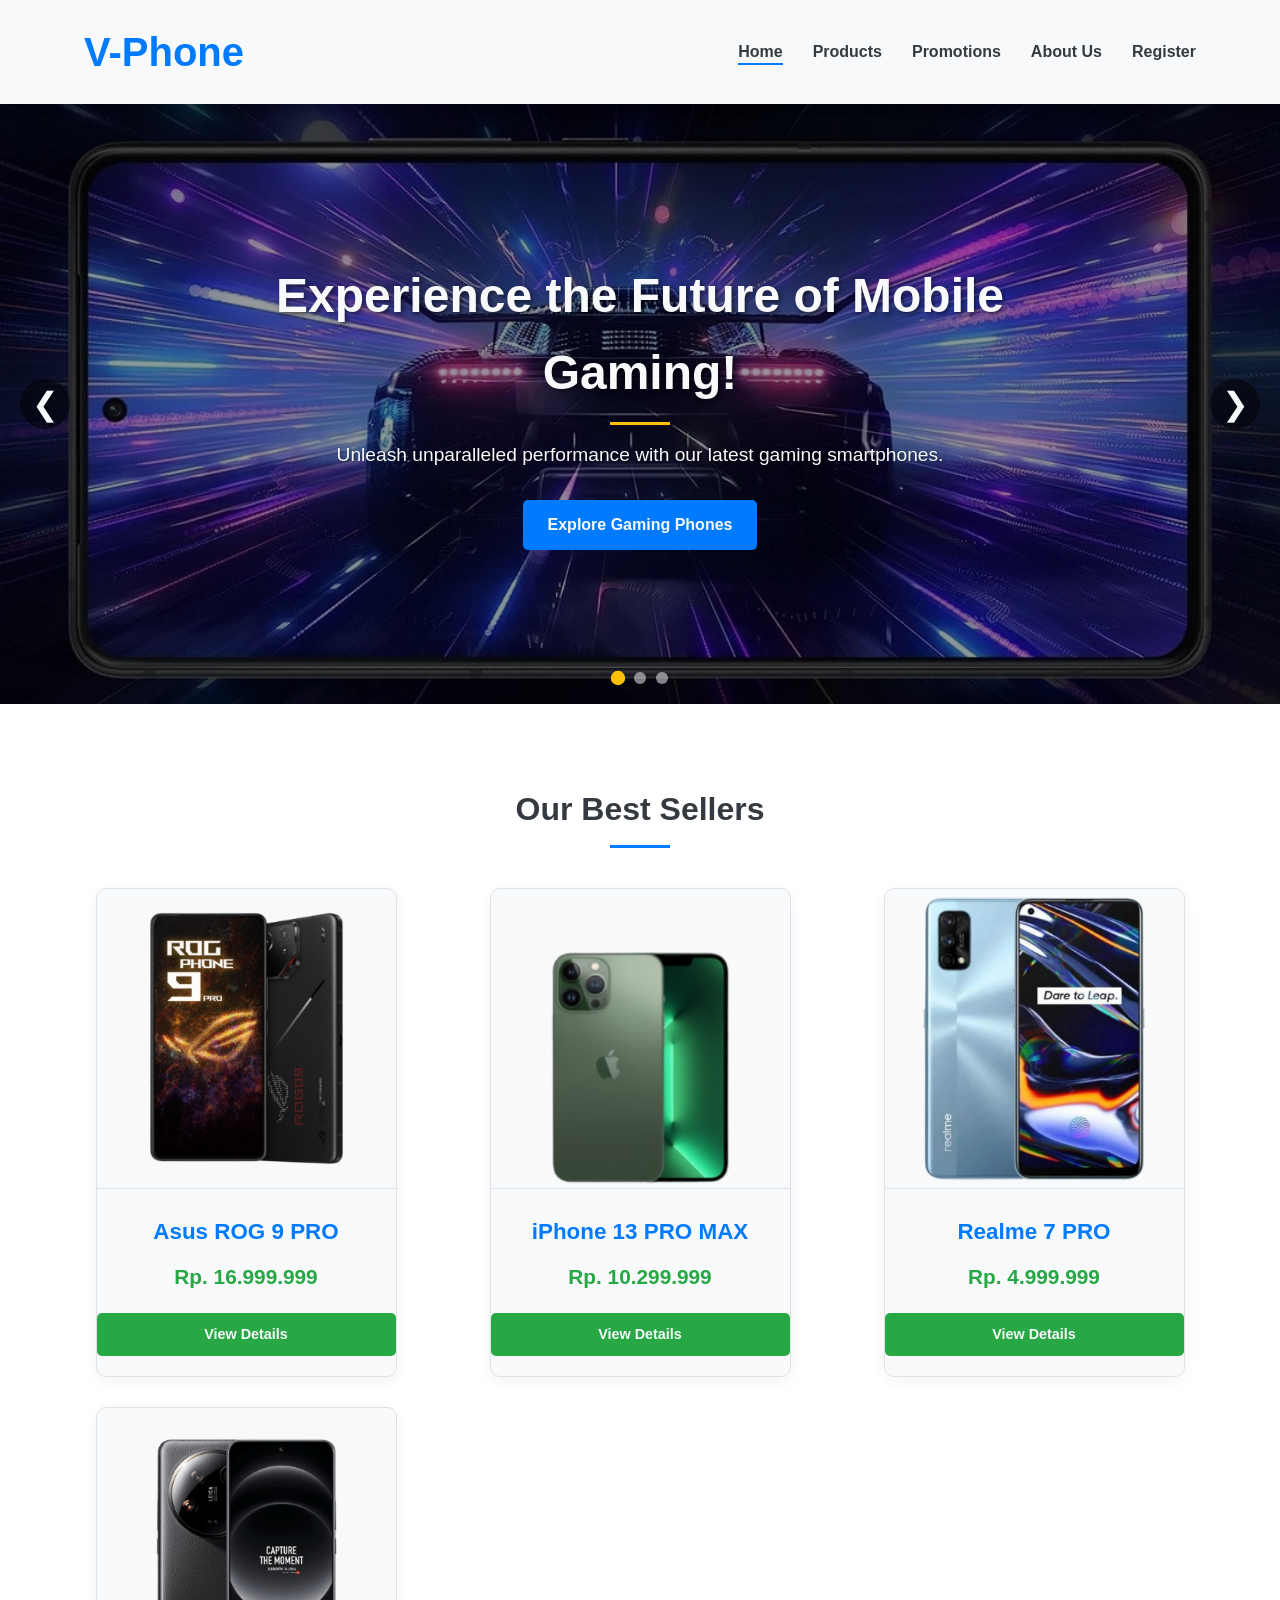
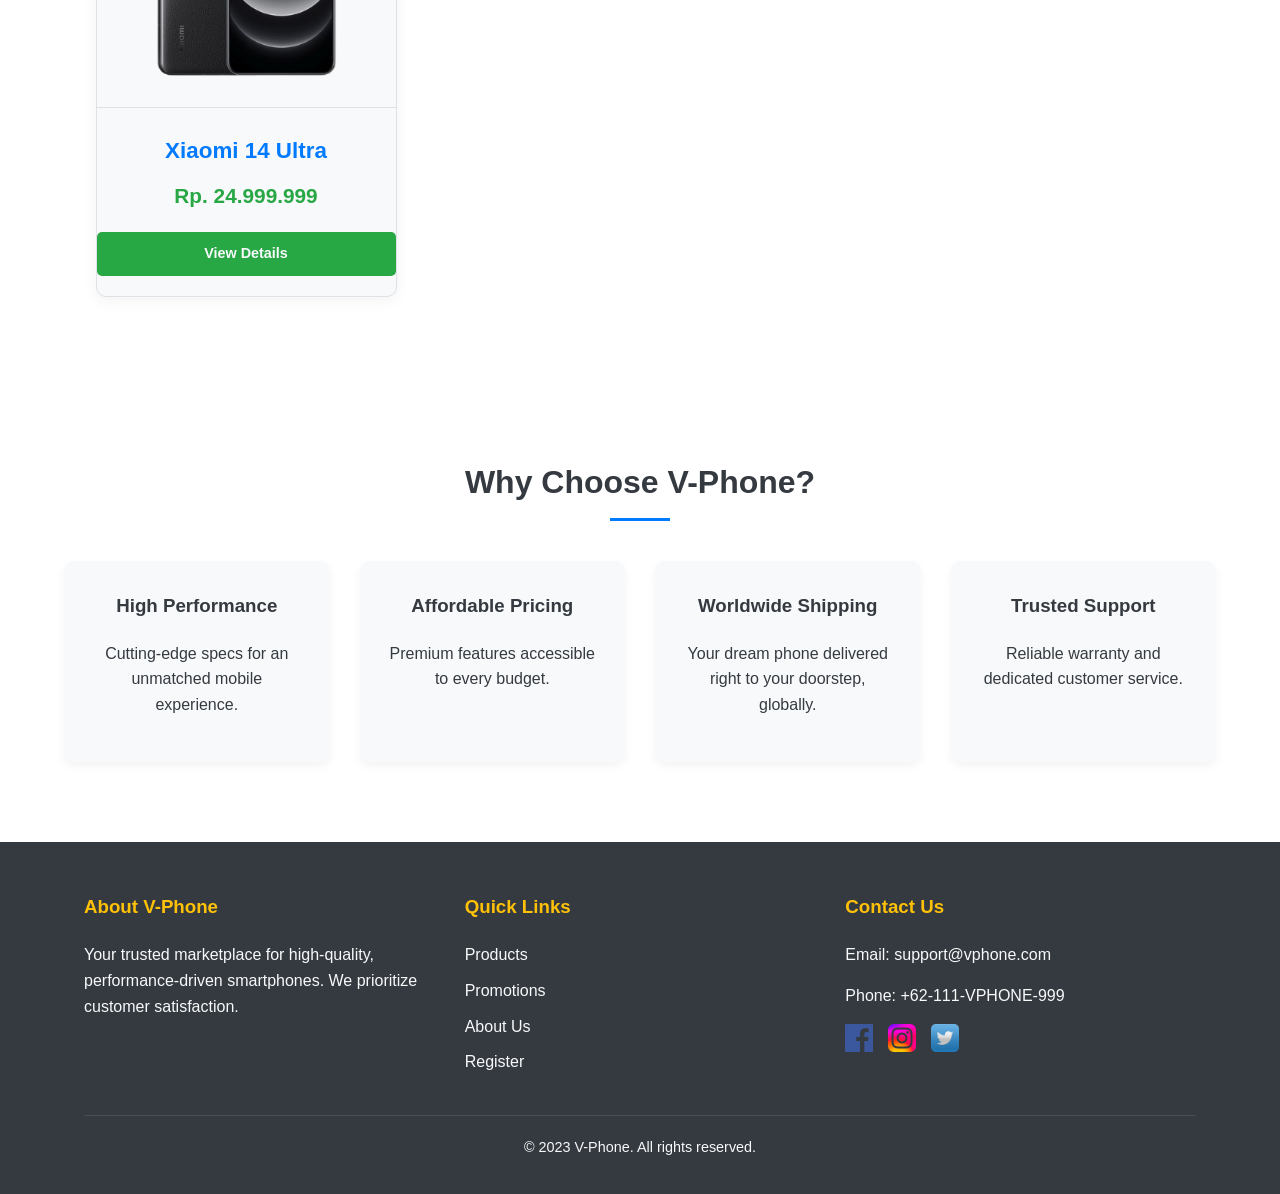
<file: index.html>
<!DOCTYPE html>
<html lang="en">
<head>
    <meta charset="UTF-8">
    <meta name="viewport" content="width=device-width, initial-scale=1.0">
    <title>V-Phone - Your Ultimate Smartphone Destination</title>
    <link rel="stylesheet" href="css/style.css">
</head>
<body>
    <header>
        <div class="container">
            <div class="logo">
                <h1>V-Phone</h1>
            </div>
            <nav>
                <ul>
                    <li><a href="index.html" class="active">Home</a></li>
                    <li><a href="products.html">Products</a></li>
                    <li><a href="promotions.html">Promotions</a></li>
                    <li><a href="about-us.html">About Us</a></li>
                    <li><a href="register.html">Register</a></li>
                </ul>
            </nav>
        </div>
    </header>

    <main>
        <section id="hero-slider" class="slider-container">
            <div class="slider-track">
                <div class="slider-slide">
                    <img src="images/hero-slider-1.jpg" alt="V-Phone promotion for new devices">
                    <div class="slider-caption">
                        <h2>Experience the Future of Mobile Gaming!</h2>
                        <p>Unleash unparalleled performance with our latest gaming smartphones.</p>
                        <a href="products.html?category=gaming" class="btn-primary">Explore Gaming Phones</a>
                    </div>
                </div>
                <div class="slider-slide">
                    <img src="images/hero-slider-2.jpg" alt="Stunning photography with V-Phone cameras">
                    <div class="slider-caption">
                        <h2>Capture Every Moment in Breathtaking Detail.</h2>
                        <p>Revolutionize your photography with V-Phone's camera powerhouses.</p>
                        <a href="products.html?category=camera" class="btn-primary">Discover Camera Phones</a>
                    </div>
                </div>
                <div class="slider-slide">
                    <img src="images/hero-slider-3.jpg" alt="Affordable smartphones for everyone">
                    <div class="slider-caption">
                        <h2>Premium Quality, Unbeatable Prices.</h2>
                        <p>Get the best value without compromising on performance.</p>
                        <a href="products.html?category=budget" class="btn-primary">Shop Budget Phones</a>
                    </div>
                </div>
            </div>
            <button class="slider-nav prev" aria-label="Previous slide">&#10094;</button>
            <button class="slider-nav next" aria-label="Next slide">&#10095;</button>
            <div class="slider-dots"></div>
        </section>

        <section id="bestsellers" class="container section-padding">
            <h2>Our Best Sellers</h2>
            <div class="product-grid">
                <div class="product-card">
                    <img src="images/rog-phone-9-pro.jpg" alt="Asus ROG 9 PRO">
                    <h3>Asus ROG 9 PRO</h3>
                    <p class="price">Rp. 16.999.999</p>
                    <a href="products.html" class="btn-secondary">View Details</a>
                </div>
                <div class="product-card">
                    <img src="images/iphone-13-pro-max.jpg" alt="iPhone 13 PRO MAX">
                    <h3>iPhone 13 PRO MAX</h3>
                    <p class="price">Rp. 10.299.999</p>
                    <a href="products.html" class="btn-secondary">View Details</a>
                </div>
                <div class="product-card">
                    <img src="images/realme-7-pro.jpg" alt="Realme 7 PRO">
                    <h3>Realme 7 PRO</h3>
                    <p class="price">Rp. 4.999.999</p>
                    <a href="products.html" class="btn-secondary">View Details</a>
                </div>
                 <div class="product-card">
                    <img src="images/xiaomi-14-ultra.jpg" alt="Xiaomi 14 Ultra">
                    <h3>Xiaomi 14 Ultra</h3>
                    <p class="price">Rp. 24.999.999</p>
                    <a href="products.html" class="btn-secondary">View Details</a>
                </div>
            </div>
        </section>

        <section id="why-vphone" class="container section-padding text-center">
            <h2>Why Choose V-Phone?</h2>
            <div class="features-grid">
                <div class="feature-item">
                    <h3>High Performance</h3>
                    <p>Cutting-edge specs for an unmatched mobile experience.</p>
                </div>
                <div class="feature-item">
                    <h3>Affordable Pricing</h3>
                    <p>Premium features accessible to every budget.</p>
                </div>
                <div class="feature-item">
                    <h3>Worldwide Shipping</h3>
                    <p>Your dream phone delivered right to your doorstep, globally.</p>
                </div>
                <div class="feature-item">
                    <h3>Trusted Support</h3>
                    <p>Reliable warranty and dedicated customer service.</p>
                </div>
            </div>
        </section>
    </main>

    <footer>
        <div class="container">
            <div class="footer-content">
                <div class="footer-section about">
                    <h3>About V-Phone</h3>
                    <p>Your trusted marketplace for high-quality, performance-driven smartphones. We prioritize customer satisfaction.</p>
                </div>
                <div class="footer-section links">
                    <h3>Quick Links</h3>
                    <ul>
                        <li><a href="products.html">Products</a></li>
                        <li><a href="promotions.html">Promotions</a></li>
                        <li><a href="about-us.html">About Us</a></li>
                        <li><a href="register.html">Register</a></li>
                    </ul>
                </div>
                <div class="footer-section contact">
                    <h3>Contact Us</h3>
                    <p>Email: support@vphone.com</p>
                    <p>Phone: +62-111-VPHONE-999</p>
                    <div class="social-icons">
                        <a href="#"><img src="images/facebook-icon.png" alt="Facebook"></a>
                        <a href="#"><img src="images/instagram-icon.png" alt="Instagram"></a>
                        <a href="#"><img src="images/twitter-icon.png" alt="Twitter"></a>
                    </div>
                </div>
            </div>
            <div class="footer-bottom">
                <p>&copy; 2023 V-Phone. All rights reserved.</p>
            </div>
        </div>
    </footer>

    <script src="js/script.js"></script>
</body>
</html>
</file>
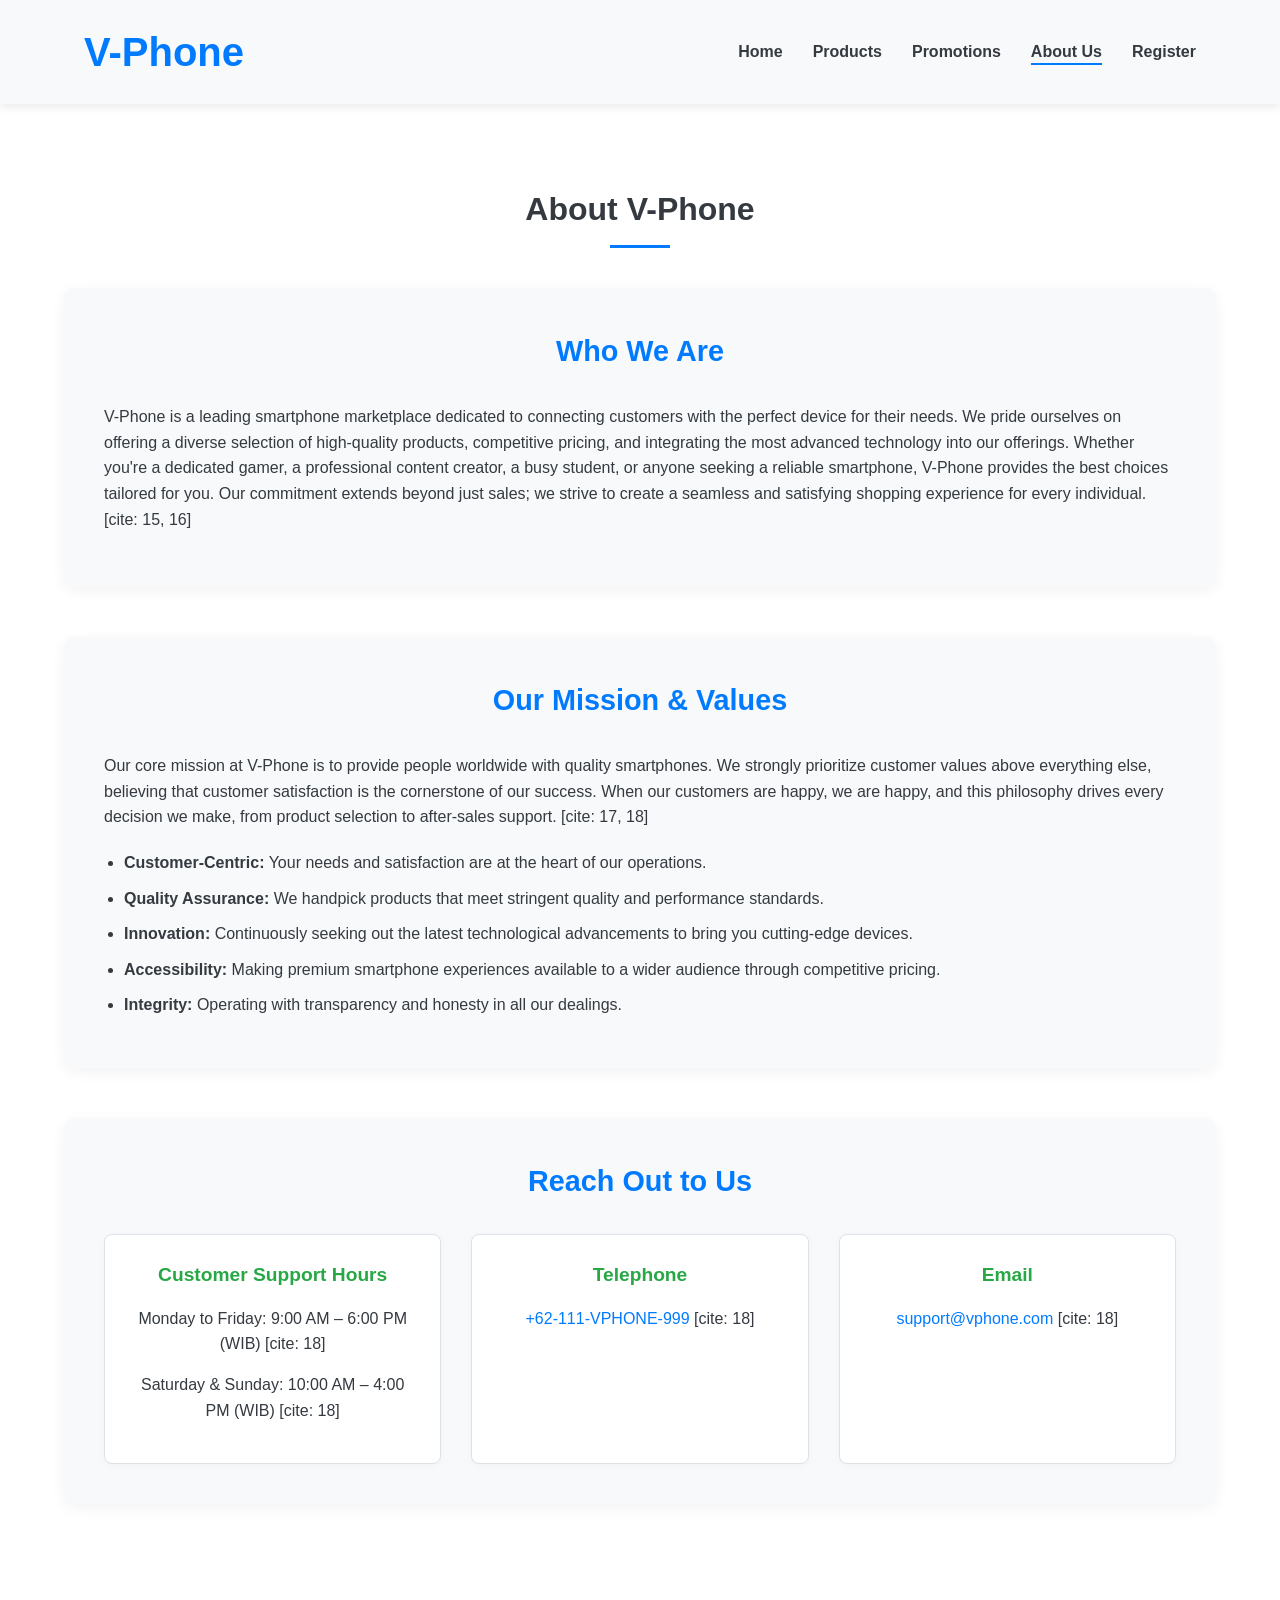
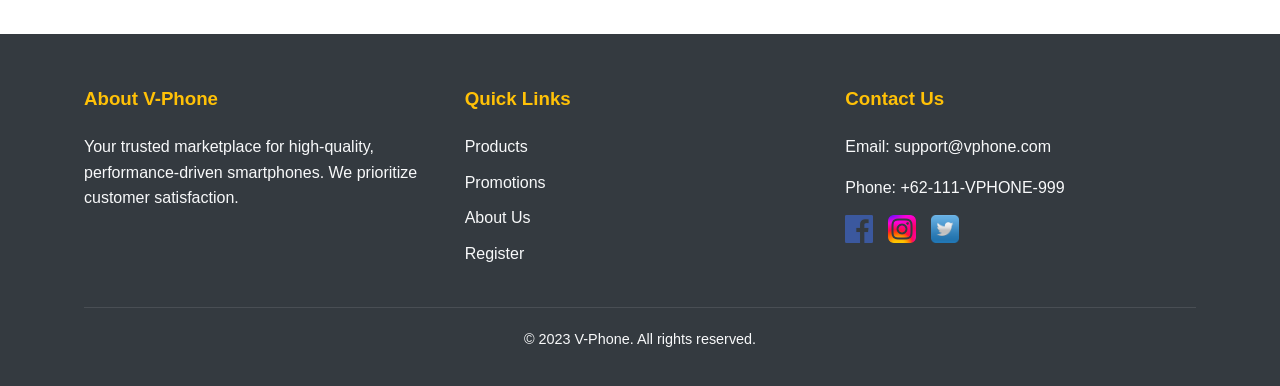
<file: about-us.html>
<!DOCTYPE html>
<html lang="en">
<head>
    <meta charset="UTF-8">
    <meta name="viewport" content="width=device-width, initial-scale=1.0">
    <title>V-Phone - About Us</title>
    <link rel="stylesheet" href="css/style.css">
</head>
<body>
    <header>
        <div class="container">
            <div class="logo">
                <h1>V-Phone</h1>
            </div>
            <nav>
                <ul>
                    <li><a href="index.html">Home</a></li>
                    <li><a href="products.html">Products</a></li>
                    <li><a href="promotions.html">Promotions</a></li>
                    <li><a href="about-us.html" class="active">About Us</a></li>
                    <li><a href="register.html">Register</a></li>
                </ul>
            </nav>
        </div>
    </header>

    <main class="container section-padding">
        <h2>About V-Phone</h2>

        <section id="who-we-are" class="about-section">
            <h3>Who We Are</h3>
            <p>V-Phone is a leading smartphone marketplace dedicated to connecting customers with the perfect device for their needs. We pride ourselves on offering a diverse selection of high-quality products, competitive pricing, and integrating the most advanced technology into our offerings. Whether you're a dedicated gamer, a professional content creator, a busy student, or anyone seeking a reliable smartphone, V-Phone provides the best choices tailored for you. Our commitment extends beyond just sales; we strive to create a seamless and satisfying shopping experience for every individual. [cite: 15, 16]</p>
        </section>

        <section id="mission-values" class="about-section">
            <h3>Our Mission & Values</h3>
            <p>Our core mission at V-Phone is to provide people worldwide with quality smartphones. We strongly prioritize customer values above everything else, believing that customer satisfaction is the cornerstone of our success. When our customers are happy, we are happy, and this philosophy drives every decision we make, from product selection to after-sales support. [cite: 17, 18]</p>
            <ul>
                <li><strong>Customer-Centric:</strong> Your needs and satisfaction are at the heart of our operations.</li>
                <li><strong>Quality Assurance:</strong> We handpick products that meet stringent quality and performance standards.</li>
                <li><strong>Innovation:</strong> Continuously seeking out the latest technological advancements to bring you cutting-edge devices.</li>
                <li><strong>Accessibility:</strong> Making premium smartphone experiences available to a wider audience through competitive pricing.</li>
                <li><strong>Integrity:</strong> Operating with transparency and honesty in all our dealings.</li>
            </ul>
        </section>

        <section id="contact-info" class="about-section">
            <h3>Reach Out to Us</h3>
            <div class="contact-details">
                <div class="contact-item">
                    <h4>Customer Support Hours</h4>
                    <p>Monday to Friday: 9:00 AM – 6:00 PM (WIB) [cite: 18]</p>
                    <p>Saturday & Sunday: 10:00 AM – 4:00 PM (WIB) [cite: 18]</p>
                </div>
                <div class="contact-item">
                    <h4>Telephone</h4>
                    <p><a href="tel:+62111VPHONE999">+62-111-VPHONE-999</a> [cite: 18]</p>
                </div>
                <div class="contact-item">
                    <h4>Email</h4>
                    <p><a href="mailto:support@vphone.com">support@vphone.com</a> [cite: 18]</p>
                </div>
                </div>
        </section>
    </main>

    <footer>
        <div class="container">
            <div class="footer-content">
                <div class="footer-section about">
                    <h3>About V-Phone</h3>
                    <p>Your trusted marketplace for high-quality, performance-driven smartphones. We prioritize customer satisfaction.</p>
                </div>
                <div class="footer-section links">
                    <h3>Quick Links</h3>
                    <ul>
                        <li><a href="products.html">Products</a></li>
                        <li><a href="promotions.html">Promotions</a></li>
                        <li><a href="about-us.html">About Us</a></li>
                        <li><a href="register.html">Register</a></li>
                    </ul>
                </div>
                <div class="footer-section contact">
                    <h3>Contact Us</h3>
                    <p>Email: support@vphone.com</p>
                    <p>Phone: +62-111-VPHONE-999</p>
                    <div class="social-icons">
                        <a href="#"><img src="images/facebook-icon.png" alt="Facebook"></a>
                        <a href="#"><img src="images/instagram-icon.png" alt="Instagram"></a>
                        <a href="#"><img src="images/twitter-icon.png" alt="Twitter"></a>
                    </div>
                </div>
            </div>
            <div class="footer-bottom">
                <p>&copy; 2023 V-Phone. All rights reserved.</p>
            </div>
        </div>
    </footer>
</body>
</html>
</file>
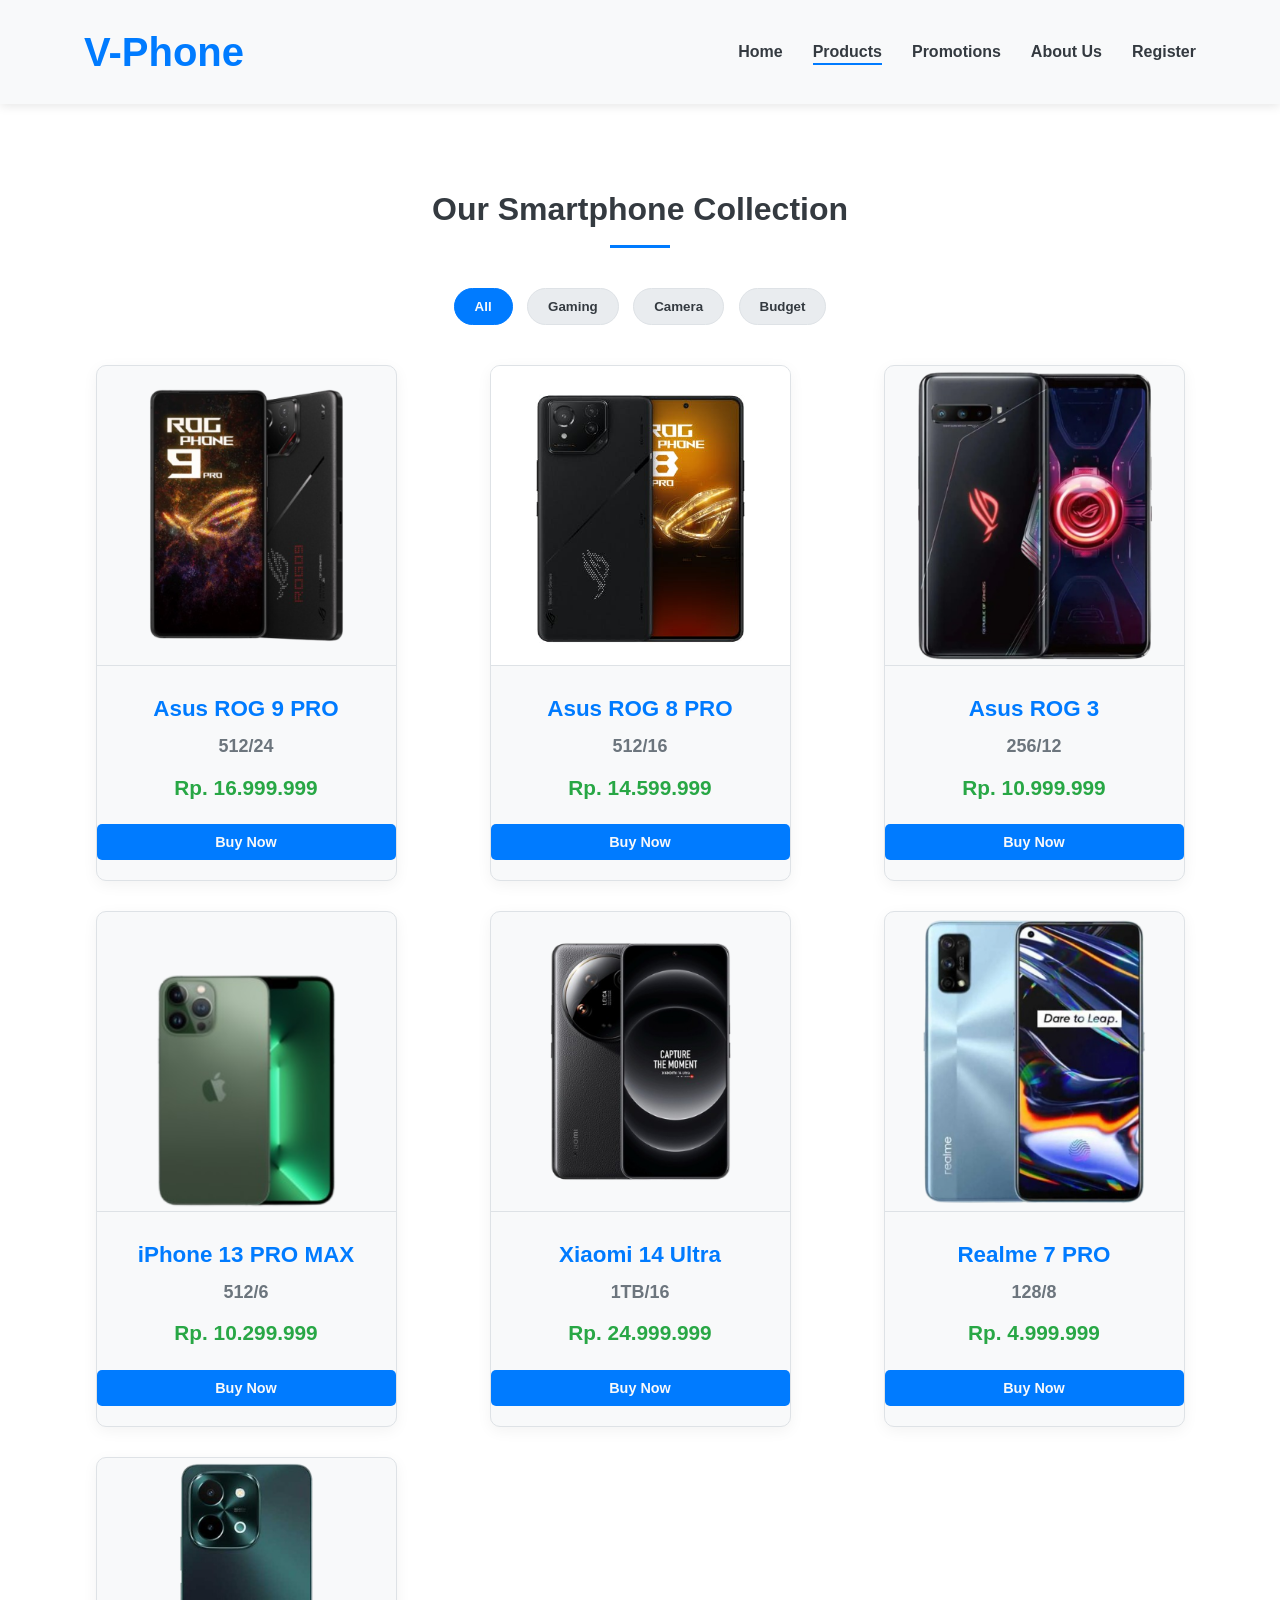
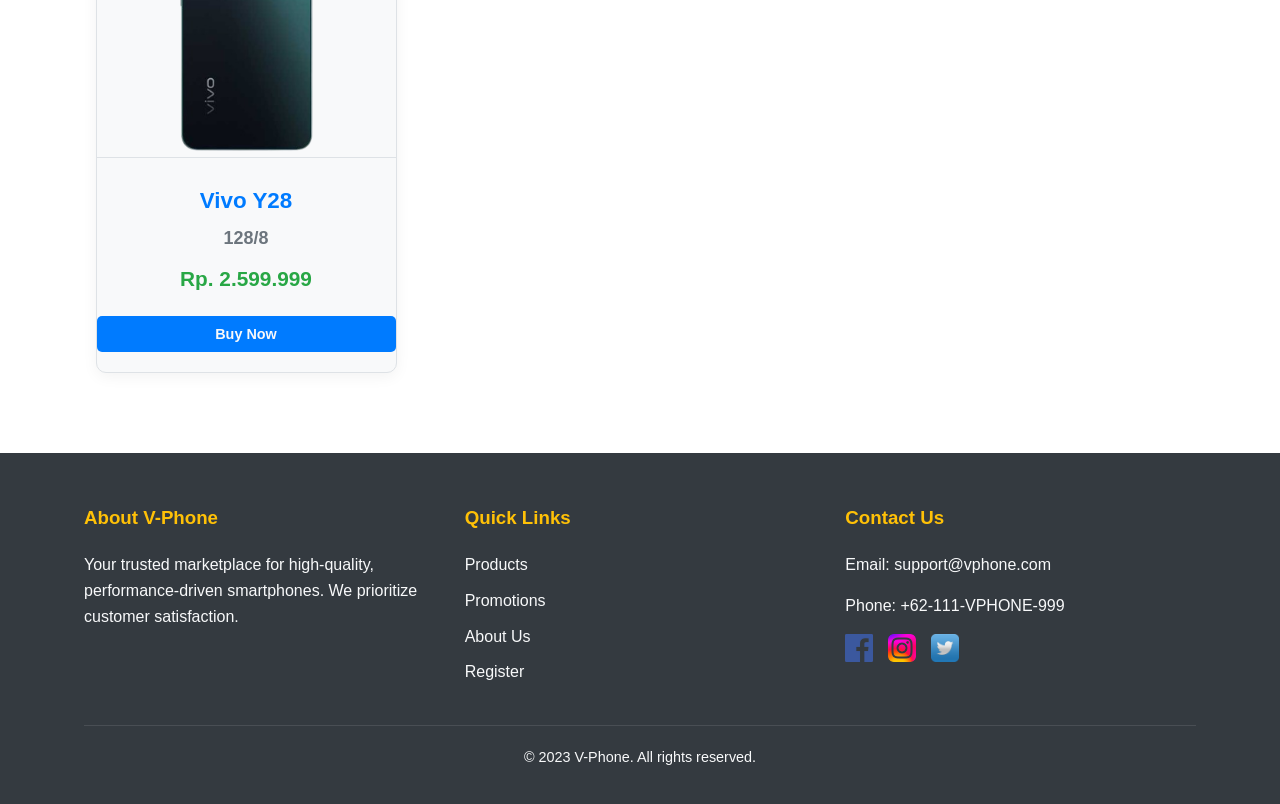
<file: products.html>
<!DOCTYPE html>
<html lang="en">
<head>
    <meta charset="UTF-8">
    <meta name="viewport" content="width=device-width, initial-scale=1.0">
    <title>V-Phone - Our Products</title>
    <link rel="stylesheet" href="css/style.css">
</head>
<body>
    <header>
        <div class="container">
            <div class="logo">
                <h1>V-Phone</h1>
            </div>
            <nav>
                <ul>
                    <li><a href="index.html">Home</a></li>
                    <li><a href="products.html" class="active">Products</a></li>
                    <li><a href="promotions.html">Promotions</a></li>
                    <li><a href="about-us.html">About Us</a></li>
                    <li><a href="register.html">Register</a></li>
                </ul>
            </nav>
        </div>
    </header>

    <main class="container section-padding">
        <h2>Our Smartphone Collection</h2>

        <div class="filter-controls">
            <button class="filter-btn active" data-category="all">All</button>
            <button class="filter-btn" data-category="gaming">Gaming</button>
            <button class="filter-btn" data-category="camera">Camera</button>
            <button class="filter-btn" data-category="budget">Budget</button>
        </div>

        <div class="product-grid" id="product-list">
            <div class="product-card gaming" data-category="gaming">
                <img src="images/rog-phone-9-pro.jpg" alt="Asus ROG 9 PRO">
                <h3>Asus ROG 9 PRO <span class="specs">512/24</span></h3>
                <p class="price">Rp. 16.999.999</p>
                <button class="btn-primary buy-btn">Buy Now</button>
            </div>
            <div class="product-card gaming" data-category="gaming">
                <img src="images/rog-phone-8-pro.jpg" alt="Asus ROG 8 PRO">
                <h3>Asus ROG 8 PRO <span class="specs">512/16</span></h3>
                <p class="price">Rp. 14.599.999</p>
                <button class="btn-primary buy-btn">Buy Now</button>
            </div>
            <div class="product-card gaming" data-category="gaming">
                <img src="images/rog-phone-3.jpg" alt="Asus ROG 3">
                <h3>Asus ROG 3 <span class="specs">256/12</span></h3>
                <p class="price">Rp. 10.999.999</p>
                <button class="btn-primary buy-btn">Buy Now</button>
            </div>
            <div class="product-card camera" data-category="camera">
                <img src="images/iphone-13-pro-max.jpg" alt="iPhone 13 PRO MAX">
                <h3>iPhone 13 PRO MAX <span class="specs">512/6</span></h3>
                <p class="price">Rp. 10.299.999</p>
                <button class="btn-primary buy-btn">Buy Now</button>
            </div>
            <div class="product-card camera" data-category="camera">
                <img src="images/xiaomi-14-ultra.jpg" alt="Xiaomi 14 Ultra">
                <h3>Xiaomi 14 Ultra <span class="specs">1TB/16</span></h3>
                <p class="price">Rp. 24.999.999</p>
                <button class="btn-primary buy-btn">Buy Now</button>
            </div>
            <div class="product-card budget" data-category="budget">
                <img src="images/realme-7-pro.jpg" alt="Realme 7 PRO">
                <h3>Realme 7 PRO <span class="specs">128/8</span></h3>
                <p class="price">Rp. 4.999.999</p>
                <button class="btn-primary buy-btn">Buy Now</button>
            </div>
            <div class="product-card budget" data-category="budget">
                <img src="images/vivo-y28.jpg" alt="Vivo Y28">
                <h3>Vivo Y28 <span class="specs">128/8</span></h3>
                <p class="price">Rp. 2.599.999</p>
                <button class="btn-primary buy-btn">Buy Now</button>
            </div>
            </div>
    </main>

    <footer>
        <div class="container">
            <div class="footer-content">
                <div class="footer-section about">
                    <h3>About V-Phone</h3>
                    <p>Your trusted marketplace for high-quality, performance-driven smartphones. We prioritize customer satisfaction.</p>
                </div>
                <div class="footer-section links">
                    <h3>Quick Links</h3>
                    <ul>
                        <li><a href="products.html">Products</a></li>
                        <li><a href="promotions.html">Promotions</a></li>
                        <li><a href="about-us.html">About Us</a></li>
                        <li><a href="register.html">Register</a></li>
                    </ul>
                </div>
                <div class="footer-section contact">
                    <h3>Contact Us</h3>
                    <p>Email: support@vphone.com</p>
                    <p>Phone: +62-111-VPHONE-999</p>
                    <div class="social-icons">
                        <a href="#"><img src="images/facebook-icon.png" alt="Facebook"></a>
                        <a href="#"><img src="images/instagram-icon.png" alt="Instagram"></a>
                        <a href="#"><img src="images/twitter-icon.png" alt="Twitter"></a>
                    </div>
                </div>
            </div>
            <div class="footer-bottom">
                <p>&copy; 2023 V-Phone. All rights reserved.</p>
            </div>
        </div>
    </footer>

    <script src="js/script.js"></script>
</body>
</html>
</file>
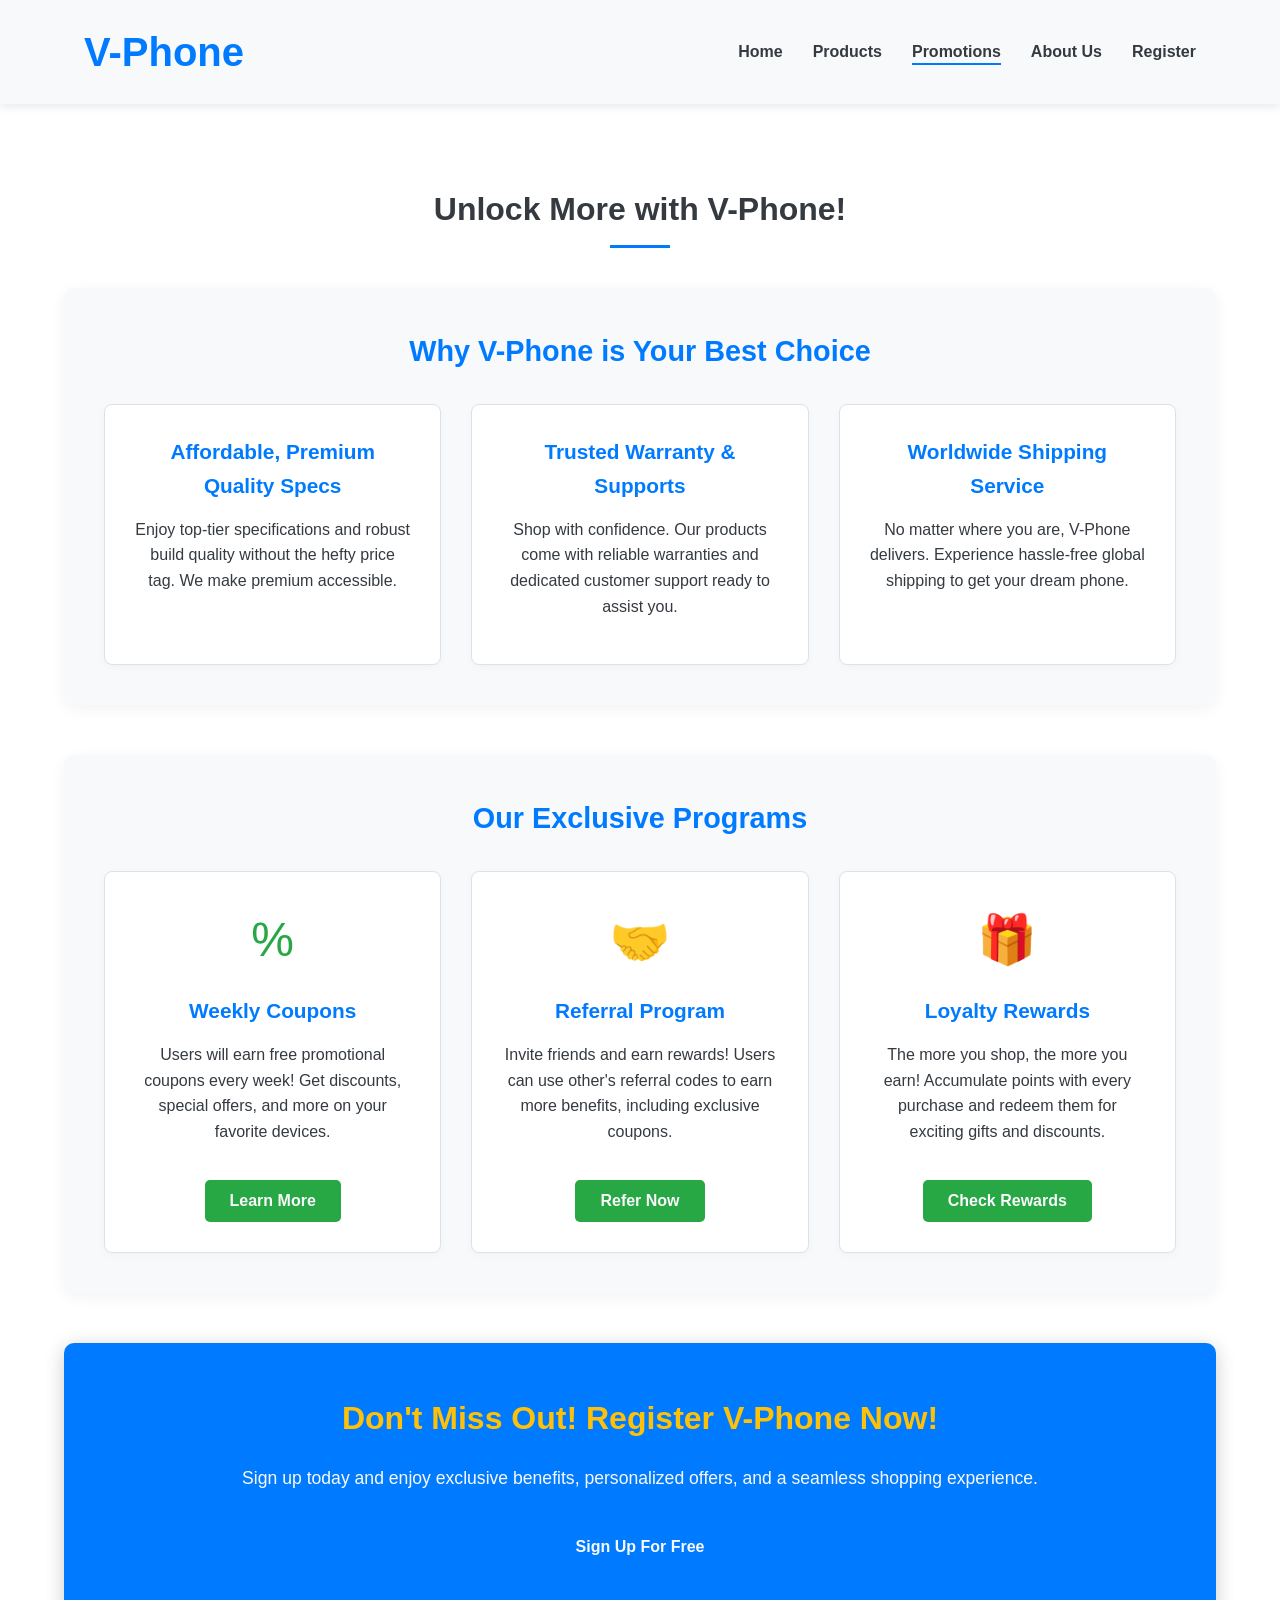
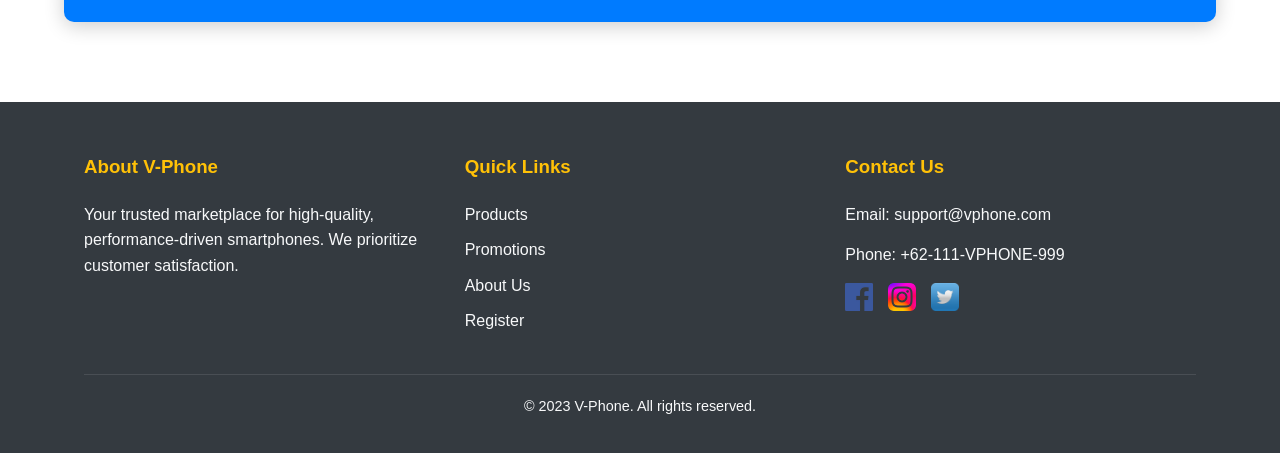
<file: promotions.html>
<!DOCTYPE html>
<html lang="en">
<head>
    <meta charset="UTF-8">
    <meta name="viewport" content="width=device-width, initial-scale=1.0">
    <title>V-Phone - Promotions & Benefits</title>
    <link rel="stylesheet" href="css/style.css">
</head>
<body>
    <header>
        <div class="container">
            <div class="logo">
                <h1>V-Phone</h1>
            </div>
            <nav>
                <ul>
                    <li><a href="index.html">Home</a></li>
                    <li><a href="products.html">Products</a></li>
                    <li><a href="promotions.html" class="active">Promotions</a></li>
                    <li><a href="about-us.html">About Us</a></li>
                    <li><a href="register.html">Register</a></li>
                </ul>
            </nav>
        </div>
    </header>

    <main class="container section-padding">
        <h2>Unlock More with V-Phone!</h2>

        <section id="why-choose-us" class="benefits-section">
            <h3>Why V-Phone is Your Best Choice</h3>
            <div class="benefits-grid">
                <div class="benefit-card">
                    <h4>Affordable, Premium Quality Specs</h4>
                    <p>Enjoy top-tier specifications and robust build quality without the hefty price tag. We make premium accessible.</p>
                </div>
                <div class="benefit-card">
                    <h4>Trusted Warranty & Supports</h4>
                    <p>Shop with confidence. Our products come with reliable warranties and dedicated customer support ready to assist you.</p>
                </div>
                <div class="benefit-card">
                    <h4>Worldwide Shipping Service</h4>
                    <p>No matter where you are, V-Phone delivers. Experience hassle-free global shipping to get your dream phone.</p>
                </div>
            </div>
        </section>

        <section id="programs" class="programs-section">
            <h3>Our Exclusive Programs</h3>
            <div class="program-grid">
                <div class="program-card">
                    <div class="program-icon">%</div>
                    <h4>Weekly Coupons</h4>
                    <p>Users will earn free promotional coupons every week! Get discounts, special offers, and more on your favorite devices.</p>
                    <button class="btn-secondary">Learn More</button>
                </div>
                <div class="program-card">
                    <div class="program-icon">🤝</div>
                    <h4>Referral Program</h4>
                    <p>Invite friends and earn rewards! Users can use other's referral codes to earn more benefits, including exclusive coupons.</p>
                    <button class="btn-secondary">Refer Now</button>
                </div>
                <div class="program-card">
                    <div class="program-icon">🎁</div>
                    <h4>Loyalty Rewards</h4>
                    <p>The more you shop, the more you earn! Accumulate points with every purchase and redeem them for exciting gifts and discounts.</p>
                    <button class="btn-secondary">Check Rewards</button>
                </div>
            </div>
        </section>

        <section id="register-promo" class="call-to-action text-center">
            <h3>Don't Miss Out! Register V-Phone Now!</h3>
            <p>Sign up today and enjoy exclusive benefits, personalized offers, and a seamless shopping experience.</p>
            <a href="register.html" class="btn-primary">Sign Up For Free</a>
        </section>
    </main>

    <footer>
        <div class="container">
            <div class="footer-content">
                <div class="footer-section about">
                    <h3>About V-Phone</h3>
                    <p>Your trusted marketplace for high-quality, performance-driven smartphones. We prioritize customer satisfaction.</p>
                </div>
                <div class="footer-section links">
                    <h3>Quick Links</h3>
                    <ul>
                        <li><a href="products.html">Products</a></li>
                        <li><a href="promotions.html">Promotions</a></li>
                        <li><a href="about-us.html">About Us</a></li>
                        <li><a href="register.html">Register</a></li>
                    </ul>
                </div>
                <div class="footer-section contact">
                    <h3>Contact Us</h3>
                    <p>Email: support@vphone.com</p>
                    <p>Phone: +62-111-VPHONE-999</p>
                    <div class="social-icons">
                        <a href="#"><img src="images/facebook-icon.png" alt="Facebook"></a>
                        <a href="#"><img src="images/instagram-icon.png" alt="Instagram"></a>
                        <a href="#"><img src="images/twitter-icon.png" alt="Twitter"></a>
                    </div>
                </div>
            </div>
            <div class="footer-bottom">
                <p>&copy; 2023 V-Phone. All rights reserved.</p>
            </div>
        </div>
    </footer>
</body>
</html>
</file>
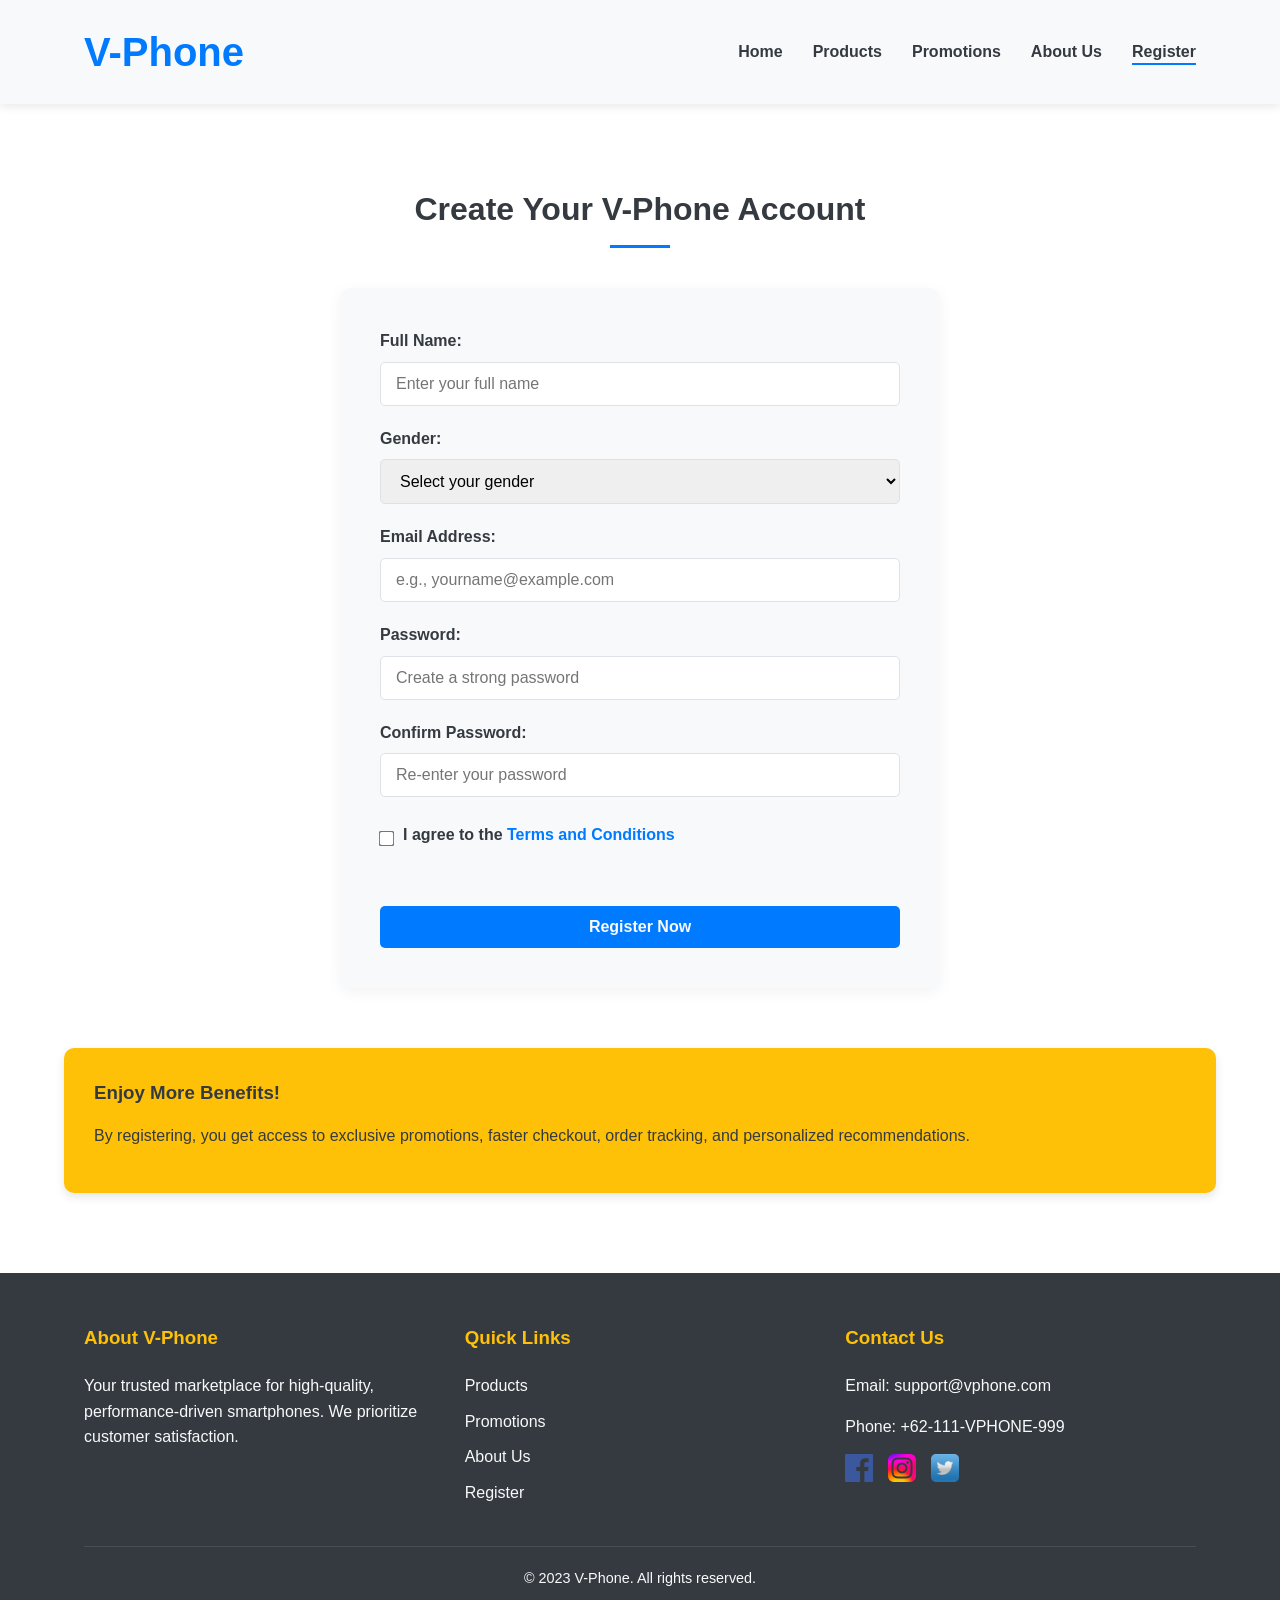
<file: register.html>
<!DOCTYPE html>
<html lang="en">
<head>
    <meta charset="UTF-8">
    <meta name="viewport" content="width=device-width, initial-scale=1.0">
    <title>V-Phone - Register Account</title>
    <link rel="stylesheet" href="css/style.css">
</head>
<body>
    <header>
        <div class="container">
            <div class="logo">
                <h1>V-Phone</h1>
            </div>
            <nav>
                <ul>
                    <li><a href="index.html">Home</a></li>
                    <li><a href="products.html">Products</a></li>
                    <li><a href="promotions.html">Promotions</a></li>
                    <li><a href="about-us.html">About Us</a></li>
                    <li><a href="register.html" class="active">Register</a></li>
                </ul>
            </nav>
        </div>
    </header>

    <main class="container section-padding">
        <h2>Create Your V-Phone Account</h2>
        <section id="registration-form">
            <form id="registerForm" onsubmit="return validateForm()">
                <div class="form-group">
                    <label for="name">Full Name:</label>
                    <input type="text" id="name" name="name" placeholder="Enter your full name" required aria-describedby="nameError">
                    <span class="error-message" id="nameError"></span>
                </div>

                <div class="form-group">
                    <label for="gender">Gender:</label>
                    <select id="gender" name="gender" required aria-describedby="genderError">
                        <option value="">Select your gender</option>
                        <option value="male">Male</option>
                        <option value="female">Female</option>
                        <option value="other">Prefer not to say</option>
                    </select>
                    <span class="error-message" id="genderError"></span>
                </div>

                <div class="form-group">
                    <label for="email">Email Address:</label>
                    <input type="email" id="email" name="email" placeholder="e.g., yourname@example.com" required aria-describedby="emailError">
                    <span class="error-message" id="emailError"></span>
                </div>

                <div class="form-group">
                    <label for="password">Password:</label>
                    <input type="password" id="password" name="password" placeholder="Create a strong password" required aria-describedby="passwordError">
                    <span class="error-message" id="passwordError"></span>
                </div>

                <div class="form-group">
                    <label for="confirmPassword">Confirm Password:</label>
                    <input type="password" id="confirmPassword" name="confirmPassword" placeholder="Re-enter your password" required aria-describedby="confirmPasswordError">
                    <span class="error-message" id="confirmPasswordError"></span>
                </div>

                <div class="form-group checkbox-group">
                    <input type="checkbox" id="terms" name="terms" required aria-describedby="termsError">
                    <label for="terms">I agree to the <a href="#">Terms and Conditions</a></label>
                    <span class="error-message" id="termsError"></span>
                </div>

                <button type="submit" class="btn-primary">Register Now</button>
            </form>
        </section>
        <section id="benefits-register" class="text-center">
            <h3>Enjoy More Benefits!</h3>
            <p>By registering, you get access to exclusive promotions, faster checkout, order tracking, and personalized recommendations.</p>
        </section>
    </main>

    <footer>
        <div class="container">
            <div class="footer-content">
                <div class="footer-section about">
                    <h3>About V-Phone</h3>
                    <p>Your trusted marketplace for high-quality, performance-driven smartphones. We prioritize customer satisfaction.</p>
                </div>
                <div class="footer-section links">
                    <h3>Quick Links</h3>
                    <ul>
                        <li><a href="products.html">Products</a></li>
                        <li><a href="promotions.html">Promotions</a></li>
                        <li><a href="about-us.html">About Us</a></li>
                        <li><a href="register.html">Register</a></li>
                    </ul>
                </div>
                <div class="footer-section contact">
                    <h3>Contact Us</h3>
                    <p>Email: support@vphone.com</p>
                    <p>Phone: +62-111-VPHONE-999</p>
                    <div class="social-icons">
                        <a href="#"><img src="images/facebook-icon.png" alt="Facebook"></a>
                        <a href="#"><img src="images/instagram-icon.png" alt="Instagram"></a>
                        <a href="#"><img src="images/twitter-icon.png" alt="Twitter"></a>
                    </div>
                </div>
            </div>
            <div class="footer-bottom">
                <p>&copy; 2023 V-Phone. All rights reserved.</p>
            </div>
        </div>
    </footer>

    <script src="js/validation.js"></script>
    <script src="js/script.js"></script>
</body>
</html>
</file>
<file: css/style.css>
:root {
    --primary-color: #007BFF; 
    --secondary-color: #28a745; 
    --accent-color: #FFC107; 
    --dark-text: #343a40; 
    --light-text: #f8f9fa;
    --bg-light: #f8f9fa; 
    --bg-dark: #343a40; 
    --border-color: #dee2e6; 
    --error-color: #dc3545; 

    --font-family-primary: 'Segoe UI', Tahoma, Geneva, Verdana, sans-serif;
    --header-height: 80px;
    --footer-height: auto;
}

* {
    margin: 0;
    padding: 0;
    box-sizing: border-box;
}

body {
    font-family: var(--font-family-primary);
    line-height: 1.6;
    color: var(--dark-text);
    background-color: #ffffff;
    display: flex;
    flex-direction: column;
    min-height: 100vh;
}

.container {
    width: 90%;
    max-width: 1200px;
    margin: 0 auto;
    padding: 0 20px;
}

.section-padding {
    padding: 80px 0;
}

h1, h2, h3, h4 {
    color: var(--dark-text);
    margin-bottom: 20px;
}

h1 {
    font-size: 2.5em;
    color: var(--primary-color);
}

h2 {
    font-size: 2em;
    text-align: center;
    margin-bottom: 40px;
    position: relative;
}
h2::after {
    content: '';
    display: block;
    width: 60px;
    height: 3px;
    background-color: var(--primary-color);
    margin: 10px auto 0;
}

p {
    margin-bottom: 15px;
}

a {
    color: var(--primary-color);
    text-decoration: none;
    transition: color 0.3s ease;
}

a:hover {
    color: var(--secondary-color);
}

ul {
    list-style: none;
}


.btn-primary, .btn-secondary {
    display: inline-block;
    padding: 12px 25px;
    border-radius: 5px;
    font-weight: bold;
    text-align: center;
    transition: background-color 0.3s ease, color 0.3s ease, transform 0.2s ease;
    cursor: pointer;
    border: none;
    font-size: 1em;
}

.btn-primary {
    background-color: var(--primary-color);
    color: var(--light-text);
}

.btn-primary:hover {
    background-color: #0056b3;
    transform: translateY(-2px);
}

.btn-secondary {
    background-color: var(--secondary-color);
    color: var(--light-text);
}

.btn-secondary:hover {
    background-color: #218838;
    transform: translateY(-2px);
}



header {
    background-color: var(--bg-light);
    color: var(--dark-text);
    padding: 20px 0;
    box-shadow: 0 2px 10px rgba(0,0,0,0.1);
    position: sticky;
    top: 0;
    z-index: 1000;
}

header .container {
    display: flex;
    justify-content: space-between;
    align-items: center;
}

header .logo h1 {
    margin: 0;
}

header nav ul {
    display: flex;
    gap: 30px;
}

header nav ul li a {
    color: var(--dark-text);
    font-weight: 600;
    padding: 5px 0;
    position: relative;
}

header nav ul li a::after {
    content: '';
    position: absolute;
    left: 0;
    bottom: 0;
    width: 0;
    height: 2px;
    background-color: var(--primary-color);
    transition: width 0.3s ease;
}

header nav ul li a:hover::after,
header nav ul li a.active::after {
    width: 100%;
}



main {
    flex-grow: 1; /* Ensures main content takes available space */
}



footer {
    background-color: var(--bg-dark);
    color: var(--light-text);
    padding: 50px 0 20px;
    margin-top: auto; /* Pushes footer to the bottom */
}

footer .footer-content {
    display: flex;
    justify-content: space-between;
    flex-wrap: wrap;
    gap: 30px;
    margin-bottom: 30px;
}

footer .footer-section {
    flex: 1;
    min-width: 250px;
}

footer .footer-section h3 {
    color: var(--accent-color);
    margin-bottom: 20px;
}

footer .footer-section ul {
    padding: 0;
}

footer .footer-section ul li {
    margin-bottom: 10px;
}

footer .footer-section ul li a {
    color: var(--light-text);
    transition: color 0.3s ease;
}

footer .footer-section ul li a:hover {
    color: var(--primary-color);
}

footer .social-icons {
    display: flex;
    gap: 15px;
    margin-top: 15px;
}

footer .social-icons img {
    width: 28px;
    height: 28px;
    transition: transform 0.2s ease;
}

footer .social-icons img:hover {
    transform: scale(1.1);
}

footer .footer-bottom {
    text-align: center;
    border-top: 1px solid rgba(255,255,255,0.1);
    padding-top: 20px;
    font-size: 0.9em;
}


#hero-slider {
    position: relative;
    width: 100%;
    height: 600px; /* Fixed height for desktop */
    overflow: hidden;
    background-color: #000;
}

.slider-track {
    display: flex;
    height: 100%;
    transition: transform 0.5s ease-in-out;
}

.slider-slide {
    min-width: 100%;
    height: 100%;
    position: relative;
    overflow: hidden;
    display: flex; /* Use flexbox for content positioning */
    align-items: center; /* Center content vertically */
    justify-content: center; /* Center content horizontally */
}

.slider-slide img {
    width: 100%;
    height: 100%;
    object-fit: cover; /* Cover the area, cropping if necessary */
    position: absolute;
    top: 0;
    left: 0;
    filter: brightness(60%); /* Darken image for better text readability */
    z-index: 1;
}

.slider-caption {
    position: relative;
    z-index: 2;
    color: var(--light-text);
    text-align: center;
    padding: 20px;
    max-width: 800px;
}

.slider-caption h2 {
    color: var(--light-text);
    font-size: 3em;
    margin-bottom: 15px;
    text-shadow: 2px 2px 4px rgba(0,0,0,0.5);
}
.slider-caption h2::after {
    background-color: var(--accent-color);
}

.slider-caption p {
    font-size: 1.2em;
    margin-bottom: 30px;
    text-shadow: 1px 1px 3px rgba(0,0,0,0.5);
}

.slider-nav {
    position: absolute;
    top: 50%;
    transform: translateY(-50%);
    background-color: rgba(0, 0, 0, 0.5);
    color: var(--light-text);
    border: none;
    padding: 15px;
    font-size: 2em;
    cursor: pointer;
    z-index: 5;
    border-radius: 50%;
    width: 50px;
    height: 50px;
    display: flex;
    align-items: center;
    justify-content: center;
    transition: background-color 0.3s ease;
}

.slider-nav:hover {
    background-color: rgba(0, 0, 0, 0.8);
}

.slider-nav.prev {
    left: 20px;
}

.slider-nav.next {
    right: 20px;
}

.slider-dots {
    position: absolute;
    bottom: 20px;
    left: 50%;
    transform: translateX(-50%);
    display: flex;
    gap: 10px;
    z-index: 5;
}

.dot {
    width: 12px;
    height: 12px;
    background-color: rgba(255, 255, 255, 0.5);
    border-radius: 50%;
    cursor: pointer;
    transition: background-color 0.3s ease, transform 0.2s ease;
}

.dot.active {
    background-color: var(--accent-color);
    transform: scale(1.2);
}


#bestsellers .product-grid,
#product-list {
    display: grid;

    grid-template-columns: repeat(auto-fit, minmax(350px, 1fr)); /* Minimum card width is now 350px */
    gap: 30px;
    justify-content: center;
}

.product-card {
    background-color: var(--bg-light);
    border: 1px solid var(--border-color);
    border-radius: 10px;
    overflow: hidden;
    text-align: center;
    padding-bottom: 20px;
    box-shadow: 0 4px 15px rgba(0,0,0,0.05);
    transition: transform 0.3s ease, box-shadow 0.3s ease;

    max-width: 400px; 
    min-height: 480px; 
    margin: 0 auto; 
    display: flex; 
    flex-direction: column; 
    justify-content: space-between; 
}

.product-card:hover {
    transform: translateY(-8px);
    box-shadow: 0 8px 25px rgba(0,0,0,0.1);
}

.product-card img {
    
    width: 100%; 
    height: auto; 
    max-height: 300px; 
    object-fit: contain; 
    margin-bottom: 15px;
    border-bottom: 1px solid var(--border-color);
}

.product-card h3 {
    font-size: 1.4em;
    margin: 10px 15px;
    color: var(--primary-color);
}
.product-card .specs {
    font-size: 0.8em;
    color: #6c757d;
    display: block;
    margin-top: 5px;
}

.product-card .price {
    font-size: 1.3em;
    color: var(--secondary-color);
    font-weight: bold;
    margin-bottom: 20px;
}

.product-card .btn-secondary,
.product-card .buy-btn {
    padding: 10px 20px;
    font-size: 0.9em;
    margin-top: auto; 
}


#why-vphone .features-grid {
    display: grid;
    grid-template-columns: repeat(auto-fit, minmax(250px, 1fr));
    gap: 30px;
    margin-top: 40px;
}

.feature-item {
    text-align: center;
    padding: 30px;
    background-color: var(--bg-light);
    border-radius: 10px;
    box-shadow: 0 4px 10px rgba(0,0,0,0.05);
    transition: transform 0.3s ease, background-color 0.3s ease;
}

.feature-item:hover {
    transform: translateY(-5px);
    background-color: var(--primary-color);
    color: var(--light-text);
}

.feature-item:hover h3 {
    color: var(--light-text);
}



.filter-controls {
    text-align: center;
    margin-bottom: 40px;
}

.filter-btn {
    background-color: #e9ecef;
    color: var(--dark-text);
    border: 1px solid var(--border-color);
    padding: 10px 20px;
    margin: 0 5px;
    border-radius: 25px;
    cursor: pointer;
    font-weight: 600;
    transition: background-color 0.3s ease, color 0.3s ease, border-color 0.3s ease;
}

.filter-btn:hover {
    background-color: #dee2e6;
}

.filter-btn.active {
    background-color: var(--primary-color);
    color: var(--light-text);
    border-color: var(--primary-color);
}


.product-card.hidden {
    display: none;
}



.benefits-section, .programs-section {
    background-color: var(--bg-light);
    padding: 40px;
    border-radius: 10px;
    box-shadow: 0 4px 15px rgba(0,0,0,0.05);
    margin-bottom: 50px;
}

.benefits-section h3, .programs-section h3 {
    text-align: center;
    font-size: 1.8em;
    color: var(--primary-color);
    margin-bottom: 30px;
}

.benefits-grid, .program-grid {
    display: grid;
    grid-template-columns: repeat(auto-fit, minmax(280px, 1fr));
    gap: 30px;
}

.benefit-card, .program-card {
    background-color: #ffffff;
    border: 1px solid var(--border-color);
    border-radius: 8px;
    padding: 30px;
    text-align: center;
    box-shadow: 0 2px 8px rgba(0,0,0,0.03);
    transition: transform 0.3s ease, box-shadow 0.3s ease;
}

.benefit-card:hover, .program-card:hover {
    transform: translateY(-5px);
    box-shadow: 0 6px 20px rgba(0,0,0,0.1);
}

.benefit-card h4, .program-card h4 {
    color: var(--primary-color);
    font-size: 1.3em;
    margin-bottom: 15px;
}

.program-icon {
    font-size: 3em;
    margin-bottom: 15px;
    color: var(--secondary-color);
}

.programs-section .btn-secondary {
    margin-top: 20px;
}

.call-to-action {
    background-color: var(--primary-color);
    color: var(--light-text);
    padding: 50px 30px;
    border-radius: 10px;
    text-align: center;
    box-shadow: 0 4px 20px rgba(0,0,0,0.2);
}

.call-to-action h3 {
    color: var(--accent-color);
    font-size: 2em;
    margin-bottom: 20px;
}

.call-to-action p {
    font-size: 1.1em;
    margin-bottom: 30px;
}



.about-section {
    background-color: var(--bg-light);
    padding: 40px;
    border-radius: 10px;
    box-shadow: 0 4px 15px rgba(0,0,0,0.05);
    margin-bottom: 50px;
}

.about-section h3 {
    color: var(--primary-color);
    font-size: 1.8em;
    text-align: center;
    margin-bottom: 30px;
}

.about-section ul {
    list-style: disc;
    padding-left: 20px;
    margin-top: 20px;
}

.about-section ul li {
    margin-bottom: 10px;
}

.contact-details {
    display: grid;
    grid-template-columns: repeat(auto-fit, minmax(280px, 1fr));
    gap: 30px;
    margin-top: 30px;
}

.contact-item {
    background-color: #ffffff;
    border: 1px solid var(--border-color);
    border-radius: 8px;
    padding: 25px;
    text-align: center;
    box-shadow: 0 2px 8px rgba(0,0,0,0.03);
}

.contact-item h4 {
    color: var(--secondary-color);
    margin-bottom: 15px;
    font-size: 1.2em;
}



#registration-form {
    background-color: var(--bg-light);
    padding: 40px;
    border-radius: 10px;
    box-shadow: 0 4px 15px rgba(0,0,0,0.05);
    max-width: 600px;
    margin: 40px auto;
}

.form-group {
    margin-bottom: 20px;
}

.form-group label {
    display: block;
    margin-bottom: 8px;
    font-weight: bold;
    color: var(--dark-text);
}

.form-group input[type="text"],
.form-group input[type="email"],
.form-group input[type="password"],
.form-group select {
    width: 100%;
    padding: 12px 15px;
    border: 1px solid var(--border-color);
    border-radius: 5px;
    font-size: 1em;
    transition: border-color 0.3s ease, box-shadow 0.3s ease;
}

.form-group input:focus,
.form-group select:focus {
    border-color: var(--primary-color);
    box-shadow: 0 0 0 3px rgba(0, 123, 255, 0.25);
    outline: none;
}

.form-group input.error,
.form-group select.error {
    border-color: var(--error-color);
}

.form-group .error-message {
    color: var(--error-color);
    font-size: 0.85em;
    margin-top: 5px;
    display: block;
    visibility: hidden; 
    opacity: 0;
    transition: visibility 0s, opacity 0.3s ease;
}

.form-group .error-message.visible {
    visibility: visible;
    opacity: 1;
}

.checkbox-group {
    display: flex;
    align-items: center;
    margin-top: 25px;
}

.checkbox-group input[type="checkbox"] {
    width: auto;
    margin-right: 10px;
    transform: scale(1.2);
}

#registration-form .btn-primary {
    width: 100%;
    margin-top: 30px;
}

#benefits-register {
    margin-top: 60px;
    padding: 30px;
    background-color: var(--accent-color);
    border-radius: 10px;
    color: var(--dark-text);
    box-shadow: 0 4px 10px rgba(0,0,0,0.1);
}

#benefits-register h3 {
    color: var(--dark-text);
    margin-bottom: 15px;
}



@media screen and (max-width: 768px) {
    .container {
        width: 95%;
        padding: 0 15px;
    }

    .section-padding {
        padding: 60px 0;
    }

    h1 {
        font-size: 2em;
    }

    h2 {
        font-size: 1.8em;
    }

    header {
        padding: 15px 0;
    }

    header .container {
        flex-direction: column;
        text-align: center;
    }

    header .logo {
        margin-bottom: 15px;
    }

    header nav ul {
        gap: 15px;
        flex-wrap: wrap;
        justify-content: center;
    }

    #hero-slider {
        height: 400px; 
    }

    .slider-caption h2 {
        font-size: 2.2em;
    }

    .slider-caption p {
        font-size: 1em;
    }

    .slider-nav {
        padding: 10px;
        font-size: 1.5em;
        width: 40px;
        height: 40px;
    }

    .slider-nav.prev {
        left: 10px;
    }

    .slider-nav.next {
        right: 10px;
    }

    #bestsellers .product-grid,
    #product-list {
   
        grid-template-columns: repeat(auto-fit, minmax(300px, 1fr));
        gap: 20px;
    }

    .product-card img {
       
        max-height: 250px; 
    }

    #why-vphone .features-grid,
    .benefits-grid,
    .program-grid,
    .contact-details {
        grid-template-columns: 1fr; 
    }

    footer .footer-content {
        flex-direction: column;
        text-align: center;
    }

    .footer-section {
        min-width: unset;
        width: 100%;
        margin-bottom: 20px;
    }

    .footer-section ul {
        padding: 0;
    }
    .footer-section ul li {
        display: inline-block; 
        margin: 0 10px 10px 0;
    }
    .social-icons {
        justify-content: center;
    }

    #registration-form {
        padding: 30px 20px;
        margin: 20px auto;
    }

    .checkbox-group label {
        font-size: 0.9em;
    }
}


@media screen and (max-width: 480px) {
    .section-padding {
        padding: 40px 0;
    }
    h2 {
        font-size: 1.5em;
        margin-bottom: 30px;
    }

    #hero-slider {
        height: 300px;
    }
    .slider-caption h2 {
        font-size: 1.8em;
    }
    .slider-caption p {
        font-size: 0.9em;
    }
    .btn-primary, .btn-secondary {
        padding: 10px 20px;
        font-size: 0.9em;
    }
    .product-card {
        padding-bottom: 15px;
    }
    .product-card img {
        max-height: 180px; 
    }
    .product-card h3 {
        font-size: 1.2em;
    }
    .product-card .price {
        font-size: 1.1em;
    }

    .filter-btn {
        margin: 5px;
        font-size: 0.9em;
        padding: 8px 15px;
    }

    .about-section, .benefits-section, .programs-section, .call-to-action {
        padding: 25px;
    }

    .program-icon {
        font-size: 2.5em;
    }
}
</file>
